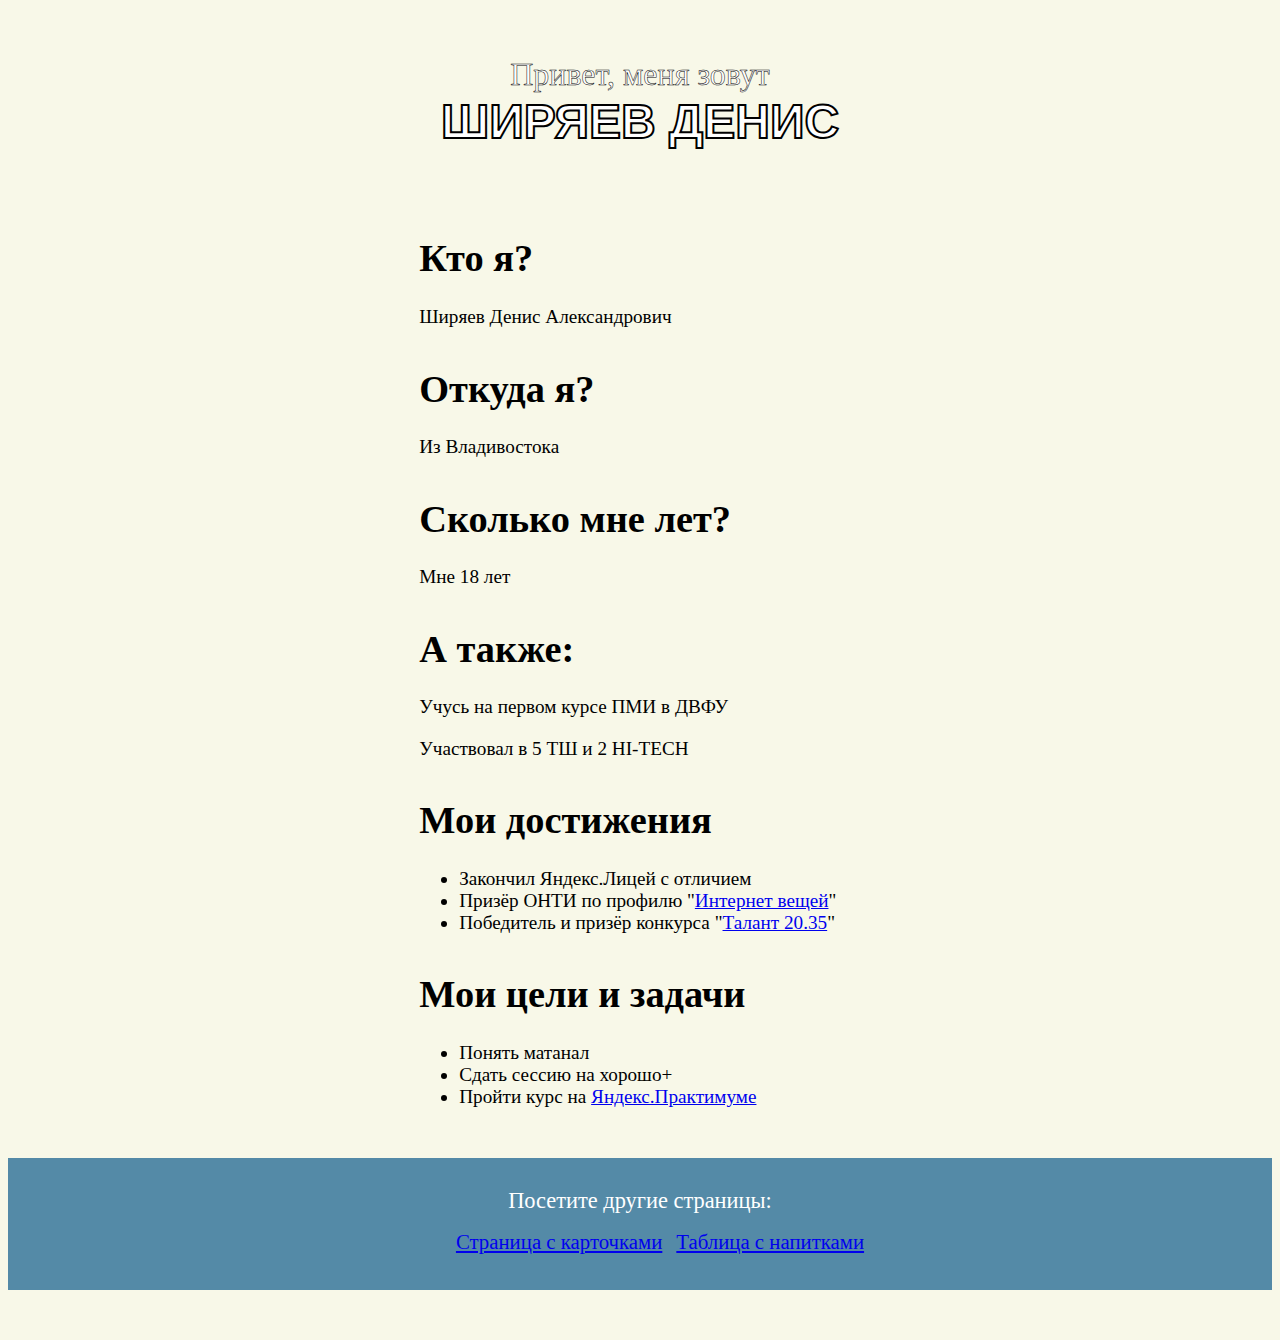
<file: index.html>
<!DOCTYPE html>
<html lang="ru">
<head>
    <meta charset="UTF-8">
    <title>Страница обо мне</title>
    <meta name="viewport" content="width=device-width, initial-scale=1, shrink-to-fit=no">
    <link href="src/css/main.css" type="text/css" rel="stylesheet">
</head>
<body>
<header>
    <a>Привет, меня зовут</a>
    <h1>Ширяев Денис</h1>
</header>

<section>
    <h1>Кто я?</h1>
    <p>Ширяев Денис Александрович</p>
</section>
<section>
    <h1>Откуда я?</h1>
    <p>Из Владивостока</p>
</section>
<section>
    <h1>Сколько мне лет?</h1>
    <p>Мне 18 лет</p>
</section>
<section>
    <h1>А также:</h1>
    <p>Учусь на первом курсе ПМИ в ДВФУ</p>
    <p>Участвовал в 5 ТШ и 2 HI-TECH</p>
</section>
<section class="achievements">
    <h1>Мои достижения</h1>
    <ul>
        <li>Закончил Яндекс.Лицей с отличием</li>
        <li>Призёр ОНТИ по профилю "<a href="https://nti-contest.ru/results2020/#profile_iot">Интернет вещей</a>"</li>
        <li>Победитель и призёр конкурса "<a href="https://talent2035.nti-contest.ru/result">Талант 20.35</a>"</li>
    </ul>
</section>
<section class="tasks">
    <h1>Мои цели и задачи</h1>
    <ul>
        <li>Понять матанал</li>
        <li>Сдать сессию на хорошо+</li>
        <li>Пройти курс на <a href="https://praktikum.yandex.ru/">Яндекс.Практимуме</a></li>
    </ul>
</section>
<footer>
    <p>Посетите другие страницы:</p>
    <ul>
        <li><a href="src/html/cards.html">Страница с карточками</a></li>
        <li><a href="src/html/drinks.html">Таблица с напитками</a></li>
    </ul>
</footer>
</body>
</html>
</file>
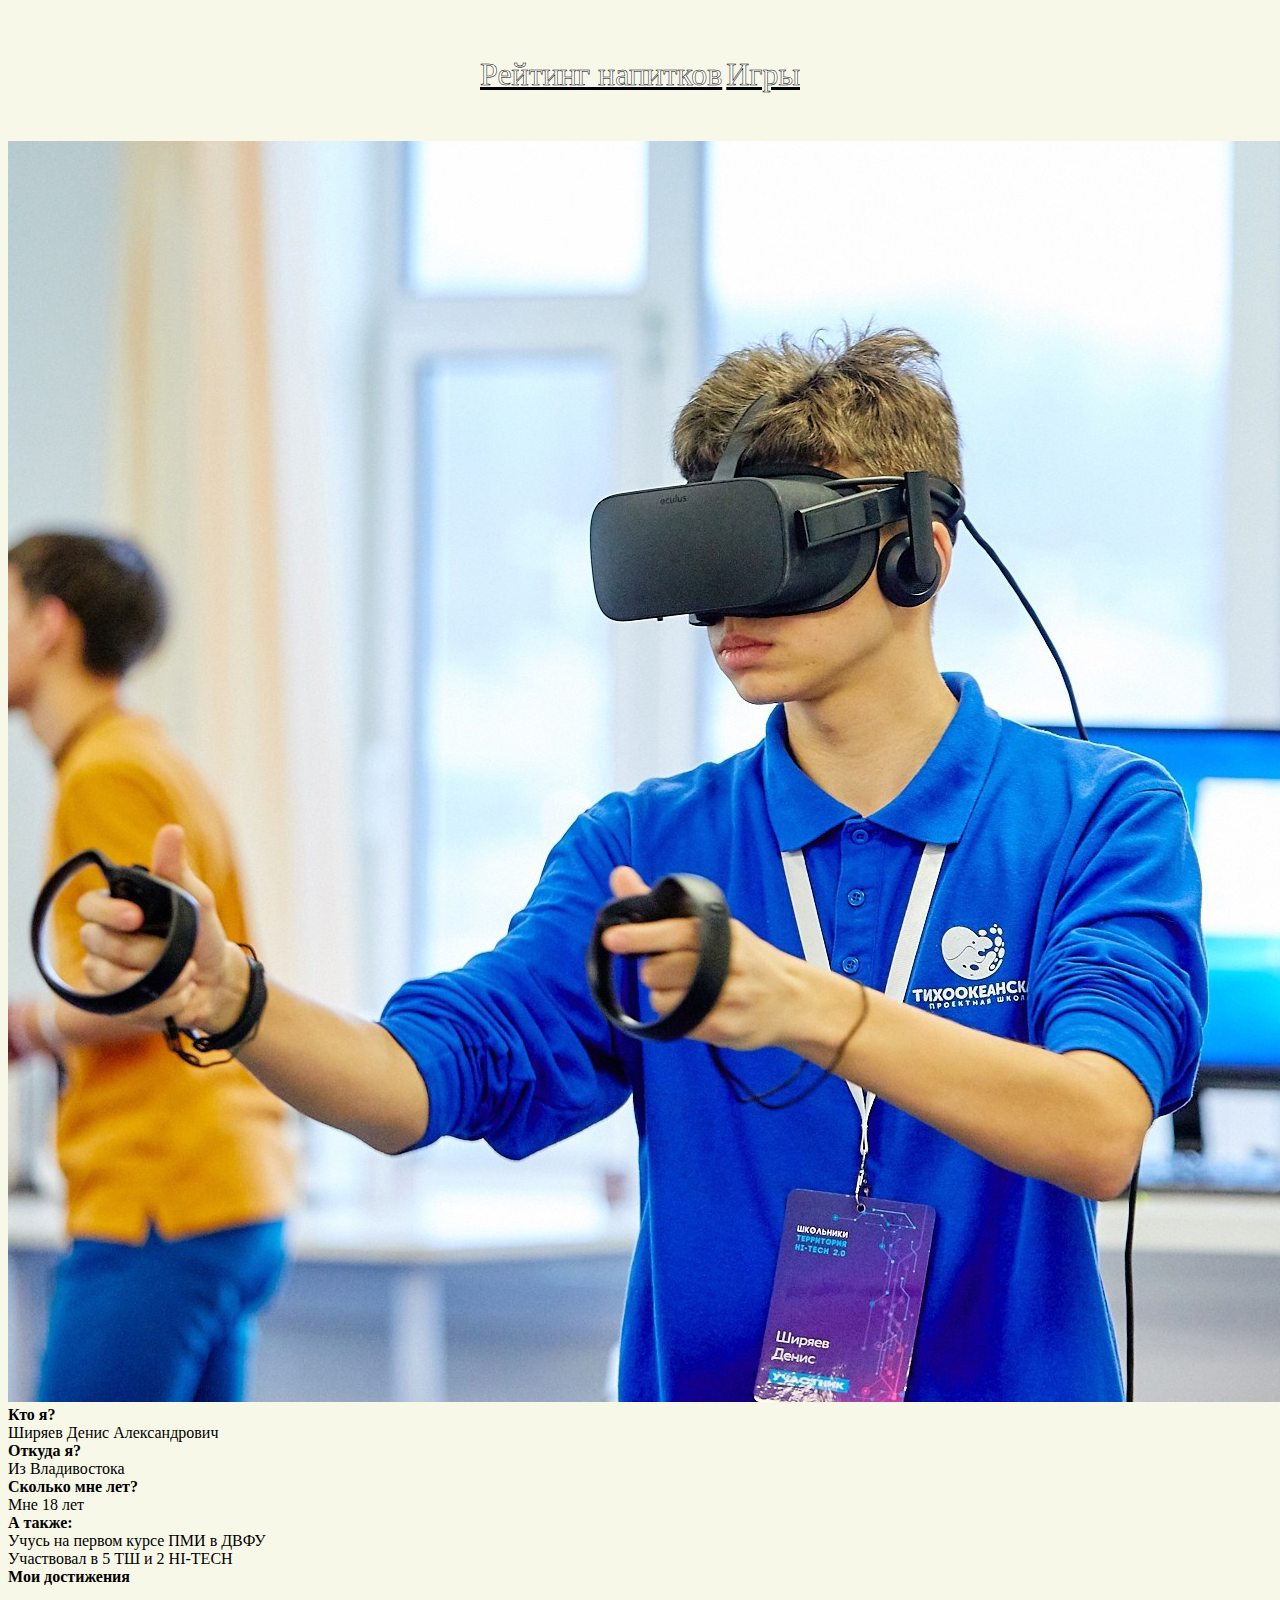
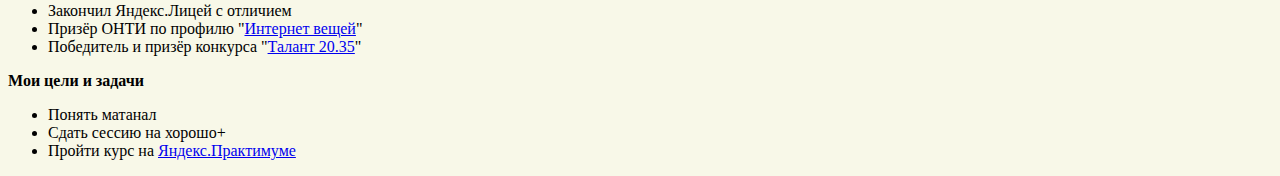
<file: src/html/index.html>
<!DOCTYPE html>
<html lang="ru">
<head>
    <meta charset="UTF-8">
    <title>Страница обо мне</title>
    <meta name="viewport" content="width=device-width, initial-scale=1, shrink-to-fit=no">
    <link href="../css/main.css" type="text/css" rel="stylesheet">
</head>
<body>
<header>
    <a href="drinks.html">Рейтинг напитков</a>
    <a href="cards.html">Игры</a>
</header>

<div class="me">
    <div>
        <img src="../image/shiryaev.jpg" alt="Я" class="image-me">
    </div>
    <div class="about-me">
        <div><strong>Кто я?</strong></div>
        <div>Ширяев Денис Александрович</div>
        <div><strong>Откуда я?</strong></div>
        <div>Из Владивостока</div>
        <div><strong>Сколько мне лет?</strong></div>
        <div>Мне 18 лет</div>
        <div><strong>А также:</strong></div>
        <div>Учусь на первом курсе ПМИ в ДВФУ</div>
        <div>Участвовал в 5 ТШ и 2 HI-TECH</div>
    </div>
</div>

<div class="info">
    <div class="achievements">
        <div><strong>Мои достижения</strong></div>
        <ul>
            <li>Закончил Яндекс.Лицей с отличием</li>
            <li>Призёр ОНТИ по профилю "<a href="https://nti-contest.ru/results2020/#profile_iot">Интернет вещей</a>"</li>
            <li>Победитель и призёр конкурса "<a href="https://talent2035.nti-contest.ru/result">Талант 20.35</a>"</li>
        </ul>
    </div>
    <div class="tasks">
        <div><strong>Мои цели и задачи</strong></div>
        <ul>
            <li>Понять матанал</li>
            <li>Сдать сессию на хорошо+</li>
            <li>Пройти курс на <a href="https://praktikum.yandex.ru/">Яндекс.Практимуме</a></li>
        </ul>
    </div>
</div>
</body>
</html>
</file>
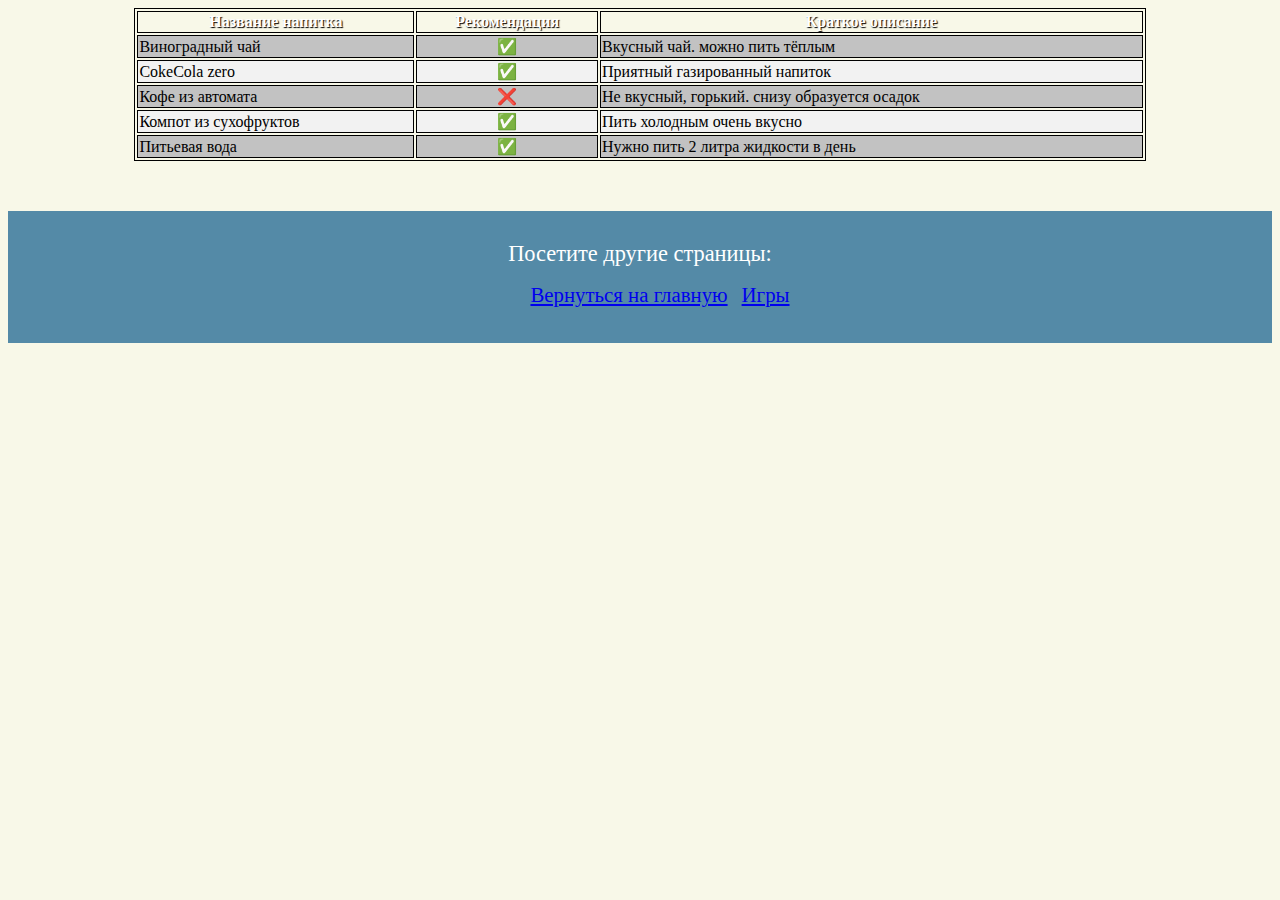
<file: src/html/drinks.html>
<!DOCTYPE html>
<html lang="ru">
<head>
    <meta charset="UTF-8">
    <title>Напитки</title>
    <meta name="viewport" content="width=device-width, initial-scale=1, shrink-to-fit=no">
    <link href="../css/main.css" type="text/css" rel="stylesheet">
</head>
<body>
<table>
    <thead>
    <tr>
        <th>Название напитка</th>
        <th>Рекомендация</th>
        <th>Краткое описание</th>
    </tr>
    </thead>
    <tbody>
    <tr>
        <td>Виноградный чай</td>
        <td class="yes-or-not">✅</td>
        <td>Вкусный чай. можно пить тёплым</td>
    </tr>
    <tr>
        <td>CokeCola zero</td>
        <td class="yes-or-not">✅</td>
        <td>Приятный газированный напиток</td>
    </tr>
    <tr>
        <td>Кофе из автомата</td>
        <td class="yes-or-not">❌</td>
        <td>Не вкусный, горький. снизу образуется осадок</td>
    </tr>
    <tr>
        <td>Компот из сухофруктов</td>
        <td class="yes-or-not">✅</td>
        <td>Пить холодным очень вкусно</td>
    </tr>
    <tr>
        <td>Питьевая вода</td>
        <td class="yes-or-not">✅</td>
        <td>Нужно пить 2 литра жидкости в день</td>
    </tr>
    </tbody>
</table>
<footer>
    <p>Посетите другие страницы:</p>
    <ul>
        <li><a href="../../index.html">Вернуться на главную</a></li>
        <li><a href="cards.html">Игры</a></li>
    </ul>
</footer>
</body>
</html>
</file>
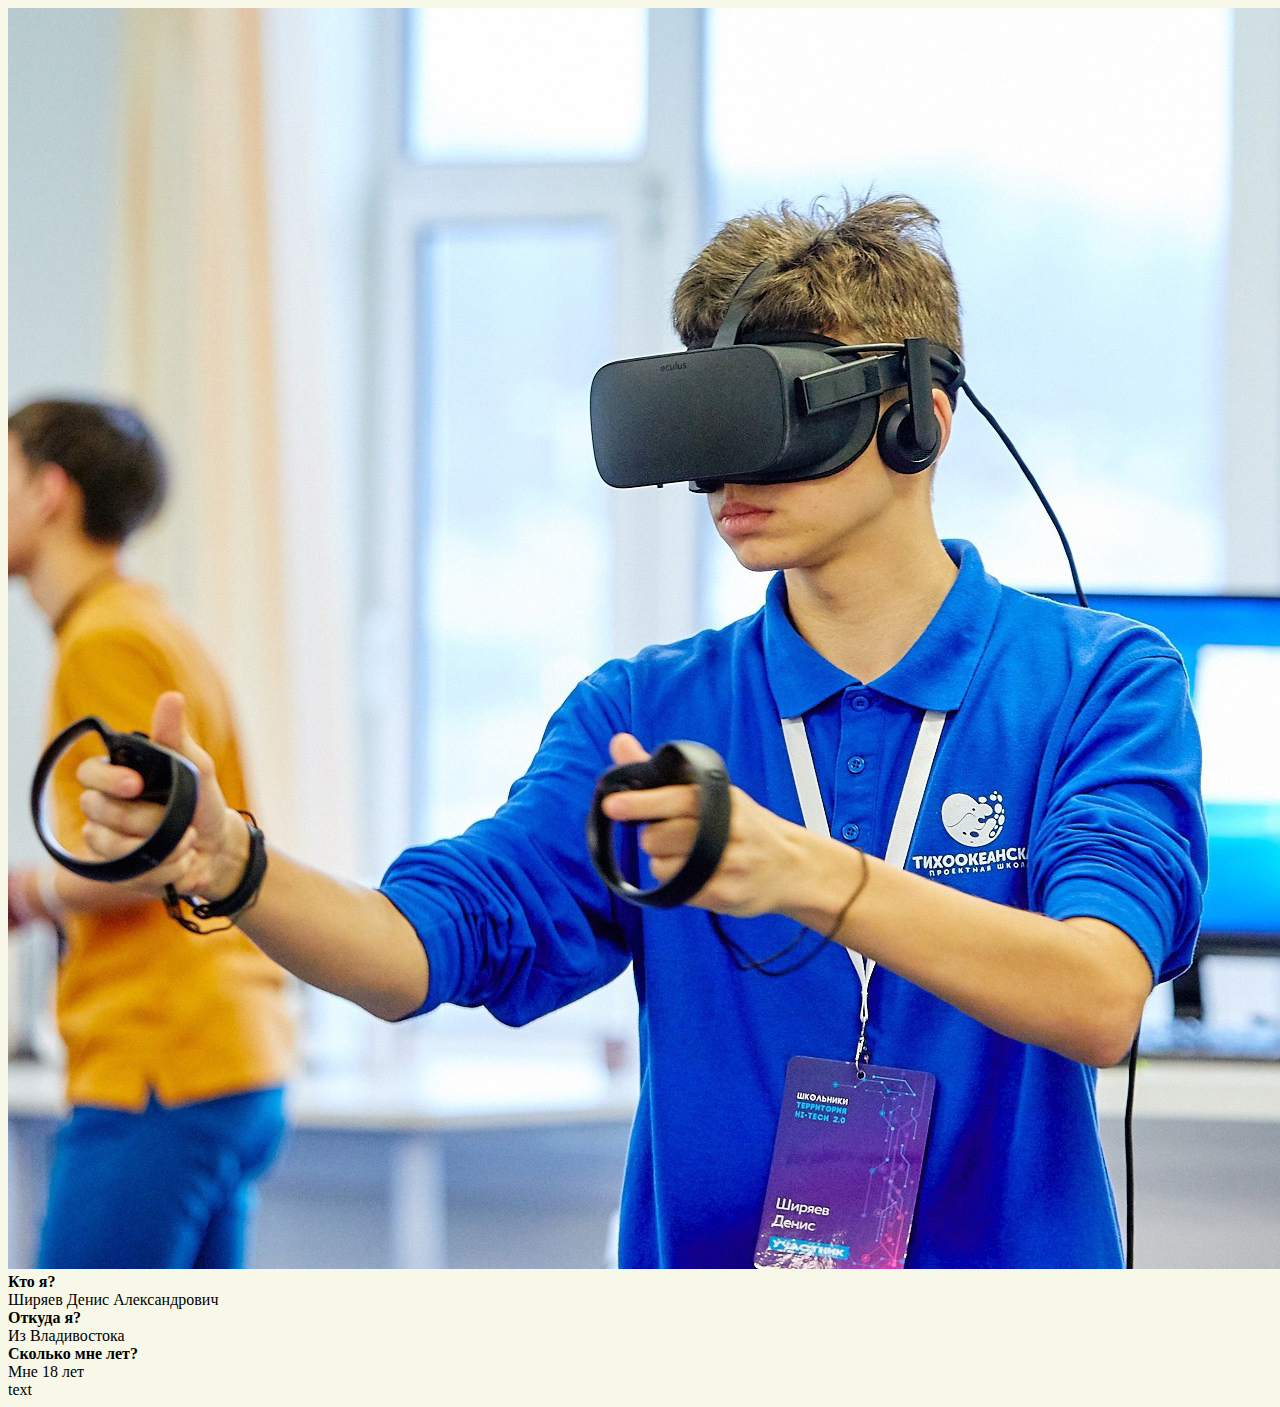
<file: src/html/main.html>
<!DOCTYPE html>
<html lang="ru">
<head>
    <meta charset="UTF-8">
    <title>Страница обо мне</title>
    <meta name="viewport" content="width=device-width, initial-scale=1, shrink-to-fit=no">
    <link href="../css/main.css" type="text/css" rel="stylesheet">
</head>
<body>

<div class="qwerty">
    <div>
        <img src="../image/shiryaev.jpg" alt="Я">
    </div>
    <div class="about-me">
        <div><strong>Кто я?</strong></div>
        <div>Ширяев Денис Александрович</div>
        <div><strong>Откуда я?</strong></div>
        <div>Из Владивостока</div>
        <div><strong>Сколько мне лет?</strong></div>
        <div>Мне 18 лет</div>
    </div>
</div>

<div>
    <a>text</a>
</div>

</body>
</html>
</file>
<file: src/css/main.css>
body {
    background-color: #f8f8e8;
}

header {
    padding: 3em 0;
    background-image: url("https://unetway.com/uploads/blog/af/83/68/af8368eeda525e85bef423cc82279598.png");
    background-size: cover;
    background-repeat: no-repeat;
    color: white;
    text-align: center;
}

header a {
    font-family: "Times New Roman", serif;
    font-size: 2em;
    color: white;
    -webkit-text-stroke: 0.5px black;
}

header h1 {
    margin: 1px auto;
    font-family: "Open Sans", sans-serif;
    font-weight: bold;
    font-size: 3em;
    text-transform: uppercase;
    -webkit-text-stroke: 2px black;
}

section {
    max-width: 23em;
    margin: 2em auto;
    font-size: 1.2em;
}

footer {
    margin: 50px 0;
    padding: 20px 0;
    text-align: center;
    background-color: #548aa7;
}

footer p {
    color: white;
    font-size: 1.4em;
    margin: 10px auto;
}

footer li {
    display: inline-block;
    margin: auto 5px;
    font-size: 1.3em;
}

table {
    width: 80%;
    margin: auto;
}

.yes-or-not {
    text-align: center;
}

thead {
    background-image: url("https://img4.goodfon.ru/wallpaper/nbig/b/5e/napitki-kokteil-fon.jpg");
    color: white;
    text-shadow: 1px 1px 1px black;
}

table, th, td {
    border: 1px solid black;
}

tbody tr:nth-child(even) {
    background-color: #f2f2f2;
}

tbody tr:nth-child(odd) {
    background-color: #c2c2c2;
}

.brawl {
    margin: 3%;
}

.w3-card-4 {
    width: 32%;
}

.w3-card-4 img {
    width: 90%;
}
</file>
